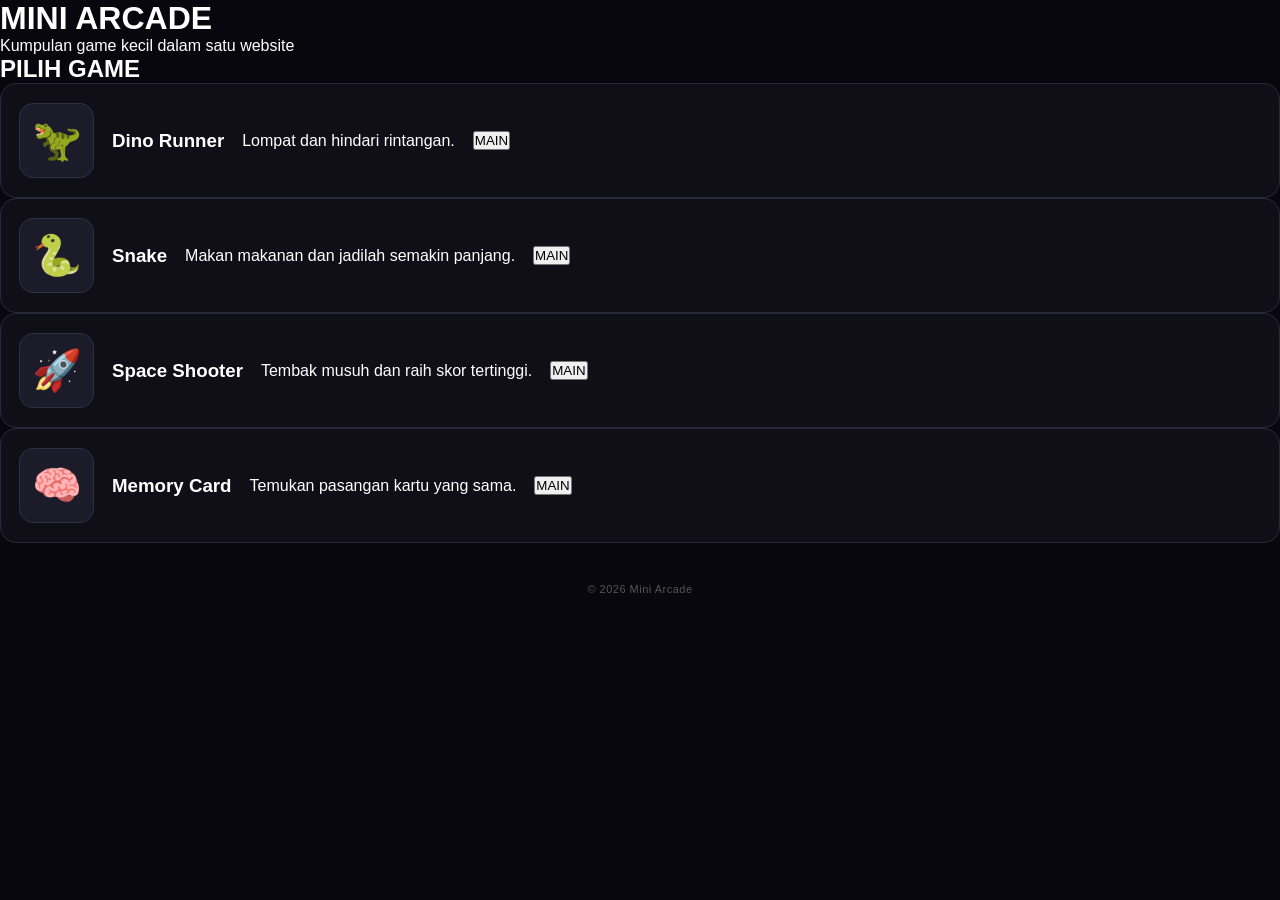
<file: Index.html>
<!DOCTYPE html>
<html lang="id">
<head>
    <meta charset="UTF-8">
    <meta name="viewport" content="width=device-width, initial-scale=1.0">
    <title>Mini Arcade</title>
    <link rel="stylesheet" href="style.css">
</head>

<body>

    <header class="header">
        <h1>MINI ARCADE</h1>
        <p>Kumpulan game kecil dalam satu website</p>
    </header>

    <main class="container">

        <h2>PILIH GAME</h2>

        <div class="game-grid">

            <div class="game-card">
                <div class="game-icon">🦖</div>
                <h3>Dino Runner</h3>
                <p>Lompat dan hindari rintangan.</p>
                <button onclick="openGame('dino')">MAIN</button>
            </div>

            <div class="game-card">
                <div class="game-icon">🐍</div>
                <h3>Snake</h3>
                <p>Makan makanan dan jadilah semakin panjang.</p>
                <button onclick="openGame('snake')">MAIN</button>
            </div>

            <div class="game-card">
                <div class="game-icon">🚀</div>
                <h3>Space Shooter</h3>
                <p>Tembak musuh dan raih skor tertinggi.</p>
                <button onclick="openGame('shooter')">MAIN</button>
            </div>

            <div class="game-card">
                <div class="game-icon">🧠</div>
                <h3>Memory Card</h3>
                <p>Temukan pasangan kartu yang sama.</p>
                <button onclick="openGame('memory')">MAIN</button>
            </div>

        </div>

    </main>

    <footer>
        <p>© 2026 Mini Arcade</p>
    </footer>

    <script src="script.js"></script>
</body>
</html>
</file>
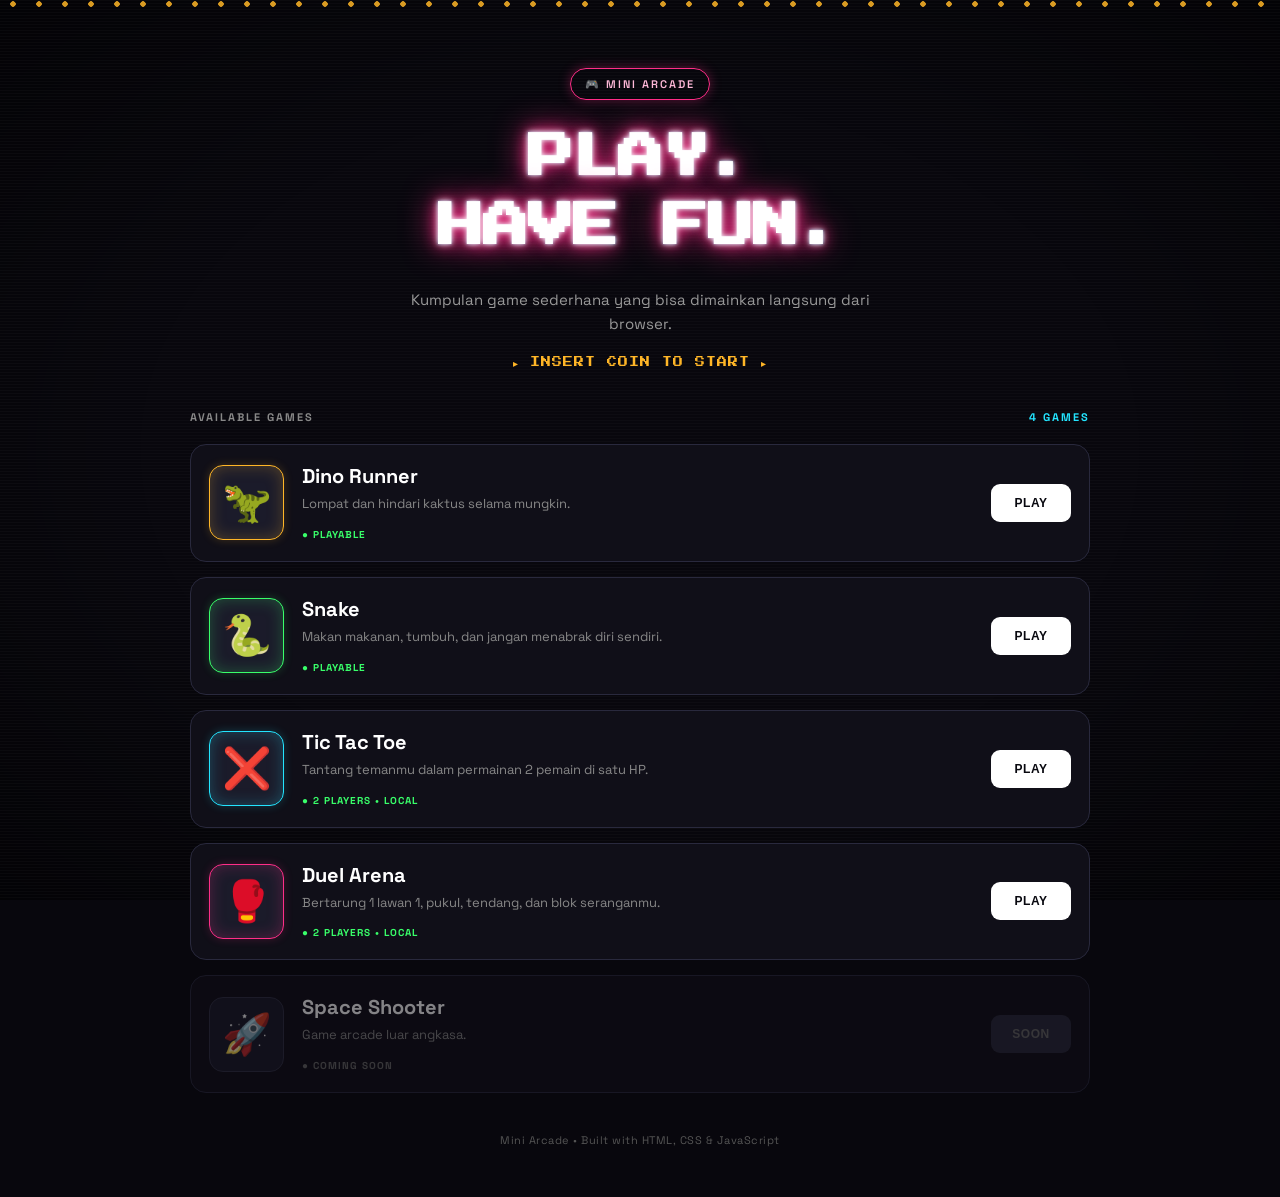
<file: index.html>
<!DOCTYPE html>
<html lang="id">

<head>
    <meta charset="UTF-8">

    <meta
        name="viewport"
        content="width=device-width, initial-scale=1.0"
    >

    <title>Mini Arcade</title>

    <link rel="preconnect" href="https://fonts.googleapis.com">
    <link rel="preconnect" href="https://fonts.gstatic.com" crossorigin>
    <link
        href="https://fonts.googleapis.com/css2?family=Press+Start+2P&family=Space+Grotesk:wght@400;500;700&display=swap"
        rel="stylesheet"
    >

    <link
        rel="stylesheet"
        href="style.css"
    >
</head>

<body>

    <div class="crt-overlay"></div>

    <div class="marquee-lights" aria-hidden="true"></div>

    <main class="arcade">

        <header class="hero">

            <div class="badge">
                🎮 MINI ARCADE
            </div>

            <h1 class="neon-title">
                PLAY.<br>
                HAVE FUN.
            </h1>

            <p>
                Kumpulan game sederhana yang bisa dimainkan
                langsung dari browser.
            </p>

            <p class="insert-coin">
                ▸ INSERT COIN TO START ▸
            </p>

        </header>


        <section class="games">

            <div class="section-title">
                <span>AVAILABLE GAMES</span>
                <span id="game-count">4 GAMES</span>
            </div>


            <!-- DINO -->

            <div class="game-card">

                <div class="game-icon dino-icon">
                    🦖
                </div>

                <div class="game-info">

                    <h2>Dino Runner</h2>

                    <p>
                        Lompat dan hindari kaktus
                        selama mungkin.
                    </p>

                    <span class="status">
                        ● PLAYABLE
                    </span>

                </div>

                <button
                    onclick="openGame('dino')"
                    class="play-button"
                >
                    PLAY
                </button>

            </div>


            <!-- SNAKE -->

            <div class="game-card">

                <div class="game-icon snake-icon">
                    🐍
                </div>

                <div class="game-info">

                    <h2>Snake</h2>

                    <p>
                        Makan makanan, tumbuh,
                        dan jangan menabrak diri sendiri.
                    </p>

                    <span class="status">
                        ● PLAYABLE
                    </span>

                </div>

                <button
                    onclick="openGame('snake')"
                    class="play-button"
                >
                    PLAY
                </button>

            </div>

            <!-- TIC TAC TOE -->

            <div class="game-card">

                <div class="game-icon tictactoe-icon">
                    ❌
                </div>

                <div class="game-info">

                    <h2>Tic Tac Toe</h2>

                    <p>
                        Tantang temanmu dalam permainan
                        2 pemain di satu HP.
                    </p>

                    <span class="status">
                        ● 2 PLAYERS • LOCAL
                    </span>

                </div>

                <button
                    onclick="openGame('tictactoe')"
                    class="play-button"
                >
                    PLAY
                </button>

            </div>


            <!-- DUEL ARENA (FIGHTING) -->

            <div class="game-card">

                <div class="game-icon fighting-icon">
                    🥊
                </div>

                <div class="game-info">

                    <h2>Duel Arena</h2>

                    <p>
                        Bertarung 1 lawan 1, pukul,
                        tendang, dan blok seranganmu.
                    </p>

                    <span class="status">
                        ● 2 PLAYERS • LOCAL
                    </span>

                </div>

                <button
                    onclick="openGame('fighting')"
                    class="play-button"
                >
                    PLAY
                </button>

            </div>


            <!-- COMING SOON -->

            <div class="game-card coming-soon">

                <div class="game-icon">
                    🚀
                </div>

                <div class="game-info">

                    <h2>Space Shooter</h2>

                    <p>
                        Game arcade luar angkasa.
                    </p>

                    <span class="status locked">
                        ● COMING SOON
                    </span>

                </div>

                <button
                    class="play-button disabled"
                    disabled
                >
                    SOON
                </button>

            </div>


        </section>


        <footer>

            <p>
                Mini Arcade • Built with HTML, CSS & JavaScript
            </p>

        </footer>

    </main>


    <script src="script.js"></script>

</body>

    </html>
</file>
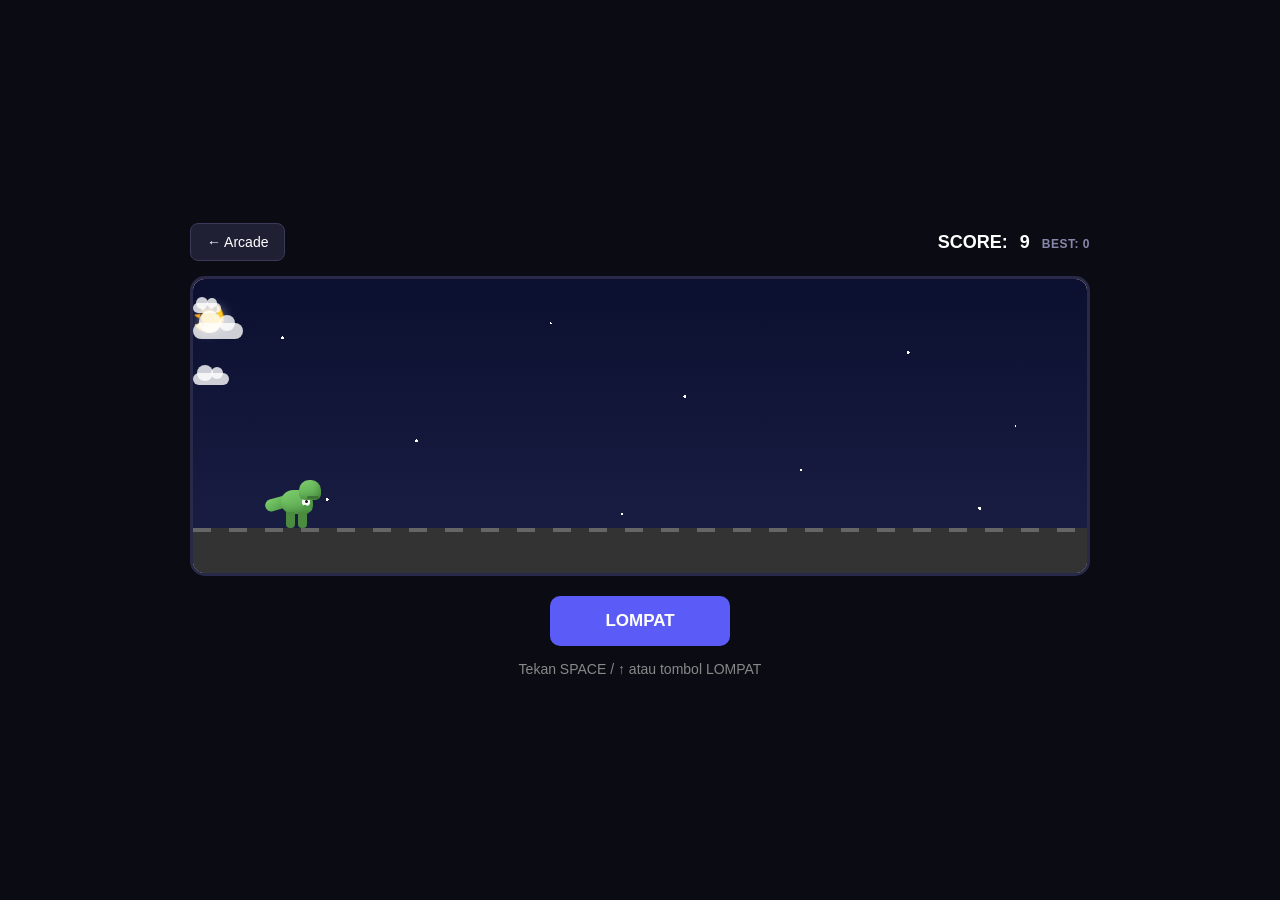
<file: games/dino/index.html>
<!DOCTYPE html>
<html lang="id">
<head>
    <meta charset="UTF-8">
    <meta name="viewport" content="width=device-width, initial-scale=1.0">
    <title>Dino Runner</title>
    <link rel="stylesheet" href="style.css">
</head>

<body>

    <div class="game-container">

        <div class="top-bar">
            <button class="back-button" onclick="goBack()">← Arcade</button>

            <div class="score">
                SCORE: <span id="score">0</span>
                <span class="best">BEST: <span id="best-score">0</span></span>
            </div>
        </div>

        <div id="game">

            <div id="sky"></div>
            <div id="stars"></div>

            <div id="sun" class="celestial">☀️</div>
            <div id="moon" class="celestial">🌙</div>

            <div class="clouds">
                <div class="cloud cloud1"></div>
                <div class="cloud cloud2"></div>
                <div class="cloud cloud3"></div>
            </div>

            <div id="dino" class="dino">
                <div class="dino-inner">
                    <div class="dino-tail"></div>
                    <div class="dino-body">
                        <div class="dino-eye"></div>
                    </div>
                    <div class="dino-head">
                        <div class="dino-mouth"></div>
                    </div>
                    <div class="dino-arm"></div>
                    <div class="dino-leg leg-back"></div>
                    <div class="dino-leg leg-front"></div>
                </div>
            </div>

            <div id="ground"></div>

            <div class="night-tint"></div>

            <div id="game-over">
                <h1>GAME OVER</h1>
                <p>Score: <span id="final-score">0</span></p>
                <p class="new-best" id="new-best">🏆 REKOR BARU!</p>
                <button onclick="restartGame()">MAIN LAGI</button>
            </div>

        </div>

        <div class="controls">
            <button id="jump-button">LOMPAT</button>
        </div>

        <p class="instruction">
            Tekan SPACE / ↑ atau tombol LOMPAT
        </p>

    </div>

    <script src="script.js"></script>

</body>
</html>
</file>
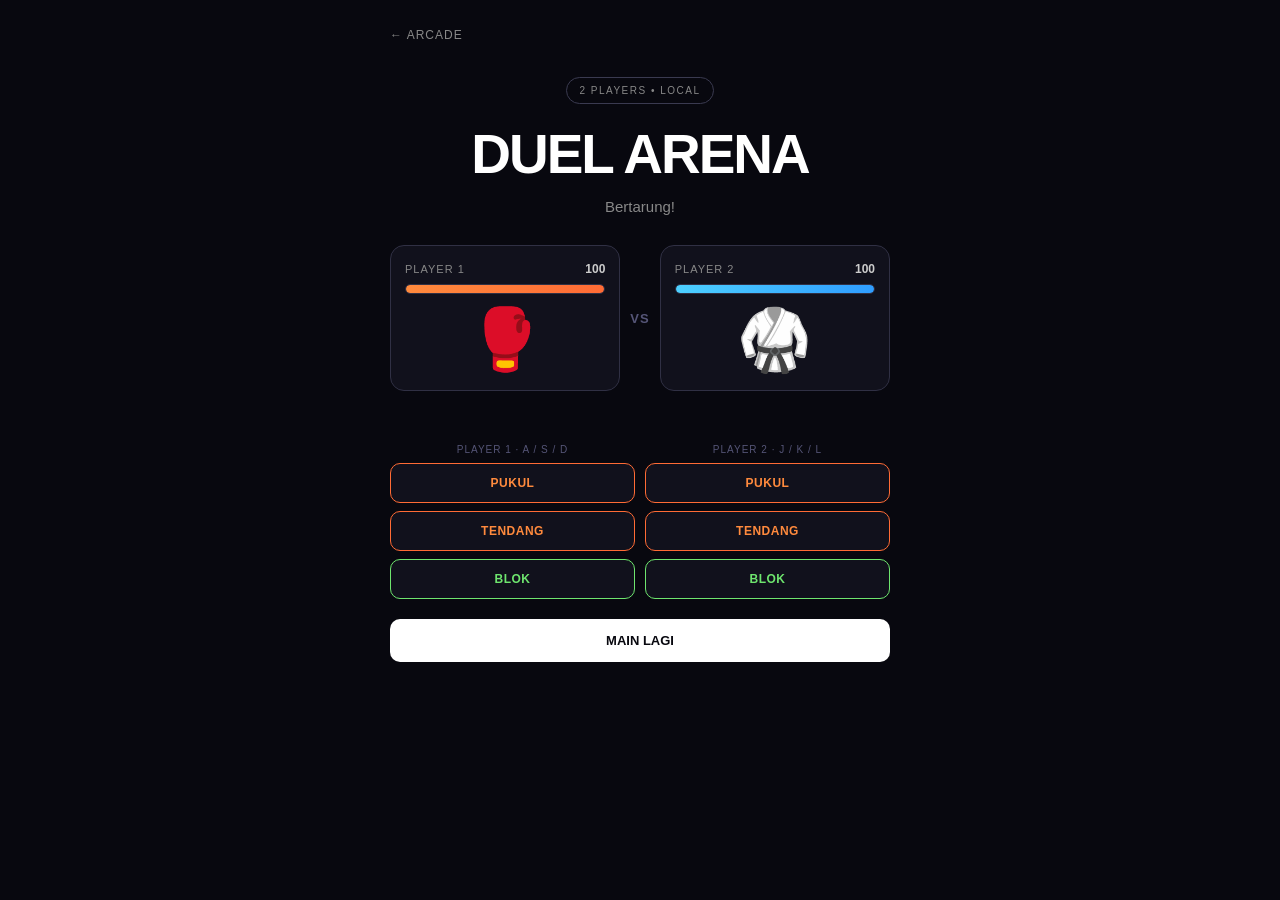
<file: games/fighting/index.html>
<!DOCTYPE html>
<html lang="id">

<head>
    <meta charset="UTF-8">

    <meta
        name="viewport"
        content="width=device-width, initial-scale=1.0"
    >

    <title>Duel Arena - Mini Arcade</title>

    <link
        rel="stylesheet"
        href="style.css"
    >
</head>

<body>

    <main class="game">

        <a
            href="../../index.html"
            class="back-button"
        >
            ← ARCADE
        </a>

        <header>
            <div class="badge">
                2 PLAYERS • LOCAL
            </div>

            <h1>DUEL ARENA</h1>

            <p id="status">
                Bertarung!
            </p>
        </header>


        <section class="arena">

            <div class="fighter" id="fighter1">
                <div class="fighter-top">
                    <span class="fighter-name">PLAYER 1</span>
                    <span class="hp-value" id="hpValue1">100</span>
                </div>
                <div class="hp-bar">
                    <div class="hp-fill p1" id="hpFill1"></div>
                </div>
                <div class="avatar" id="avatar1">🥊</div>
            </div>

            <div class="vs">VS</div>

            <div class="fighter" id="fighter2">
                <div class="fighter-top">
                    <span class="fighter-name">PLAYER 2</span>
                    <span class="hp-value" id="hpValue2">100</span>
                </div>
                <div class="hp-bar">
                    <div class="hp-fill p2" id="hpFill2"></div>
                </div>
                <div class="avatar" id="avatar2">🥋</div>
            </div>

        </section>


        <div class="result" id="result"></div>


        <section class="controls">

            <div class="control-group">
                <span class="control-label">PLAYER 1 · A / S / D</span>
                <div class="buttons">
                    <button class="action-btn punch" data-player="1" data-action="punch">PUKUL</button>
                    <button class="action-btn kick" data-player="1" data-action="kick">TENDANG</button>
                    <button class="action-btn block" data-player="1" data-action="block">BLOK</button>
                </div>
            </div>

            <div class="control-group">
                <span class="control-label">PLAYER 2 · J / K / L</span>
                <div class="buttons">
                    <button class="action-btn punch" data-player="2" data-action="punch">PUKUL</button>
                    <button class="action-btn kick" data-player="2" data-action="kick">TENDANG</button>
                    <button class="action-btn block" data-player="2" data-action="block">BLOK</button>
                </div>
            </div>

        </section>


        <button
            id="restart"
            class="restart-button"
        >
            MAIN LAGI
        </button>

    </main>


    <script src="script.js"></script>

</body>

                      </html>
</file>
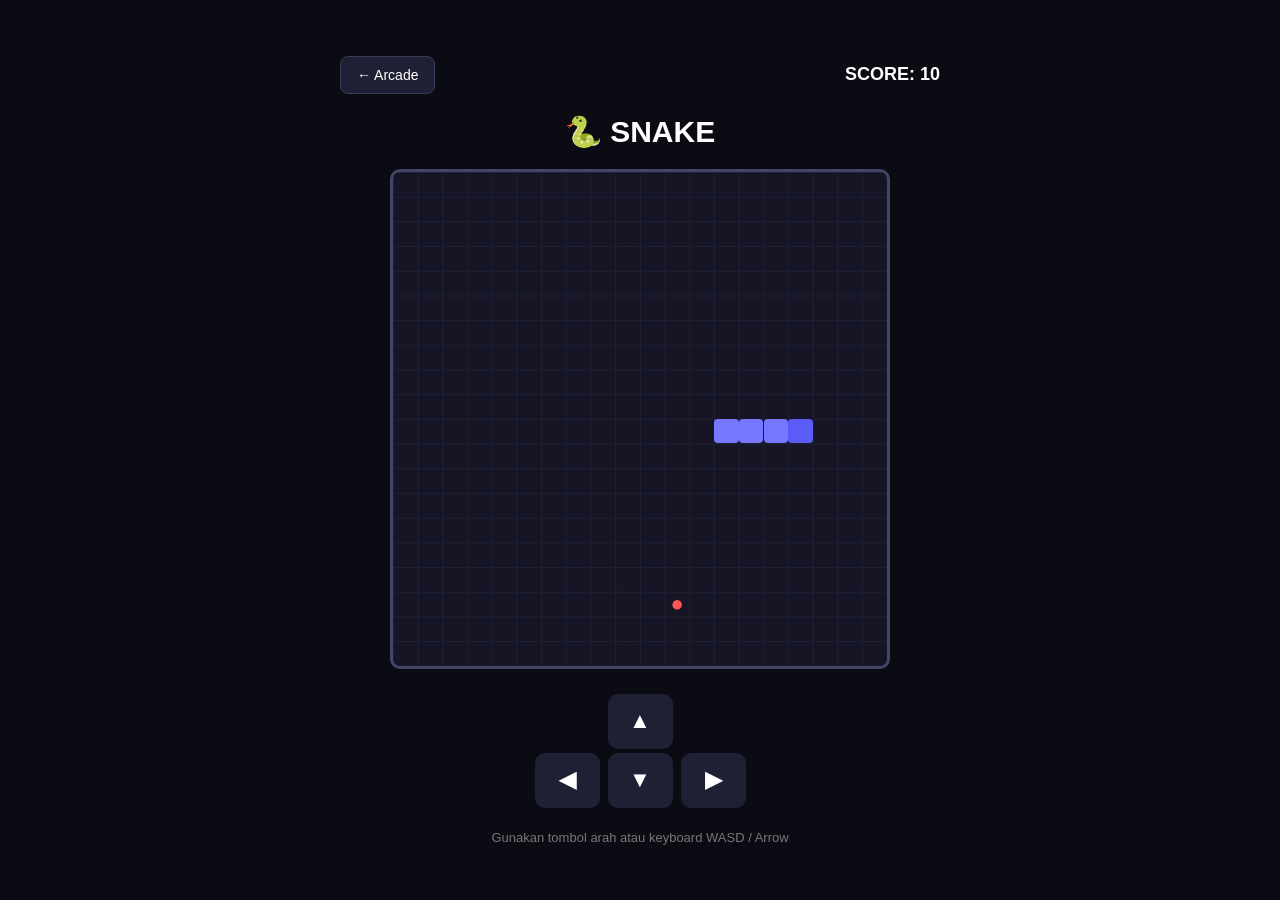
<file: games/snake/index.html>
<!DOCTYPE html>
<html lang="id">
<head>
    <meta charset="UTF-8">
    <meta name="viewport" content="width=device-width, initial-scale=1.0">
    <title>Snake - Mini Arcade</title>
    <link rel="stylesheet" href="style.css">
</head>

<body>

    <div class="game-container">

        <div class="top-bar">
            <button class="back-button" onclick="goBack()">← Arcade</button>

            <div class="score">
                SCORE: <span id="score">0</span>
            </div>
        </div>

        <h1>🐍 SNAKE</h1>

        <div id="game-board">
            <div id="snake"></div>
            <div id="food">●</div>
        </div>

        <div class="controls">

            <button class="control up" onclick="changeDirection('up')">
                ▲
            </button>

            <div class="middle-controls">
                <button onclick="changeDirection('left')">
                    ◀
                </button>

                <button onclick="changeDirection('down')">
                    ▼
                </button>

                <button onclick="changeDirection('right')">
                    ▶
                </button>
            </div>

        </div>

        <div id="game-over">
            <h2>GAME OVER</h2>
            <p>Score: <span id="final-score">0</span></p>

            <button onclick="restartGame()">
                MAIN LAGI
            </button>
        </div>

        <p class="instruction">
            Gunakan tombol arah atau keyboard WASD / Arrow
        </p>

    </div>

    <script src="script.js"></script>

</body>
              </html>
</file>
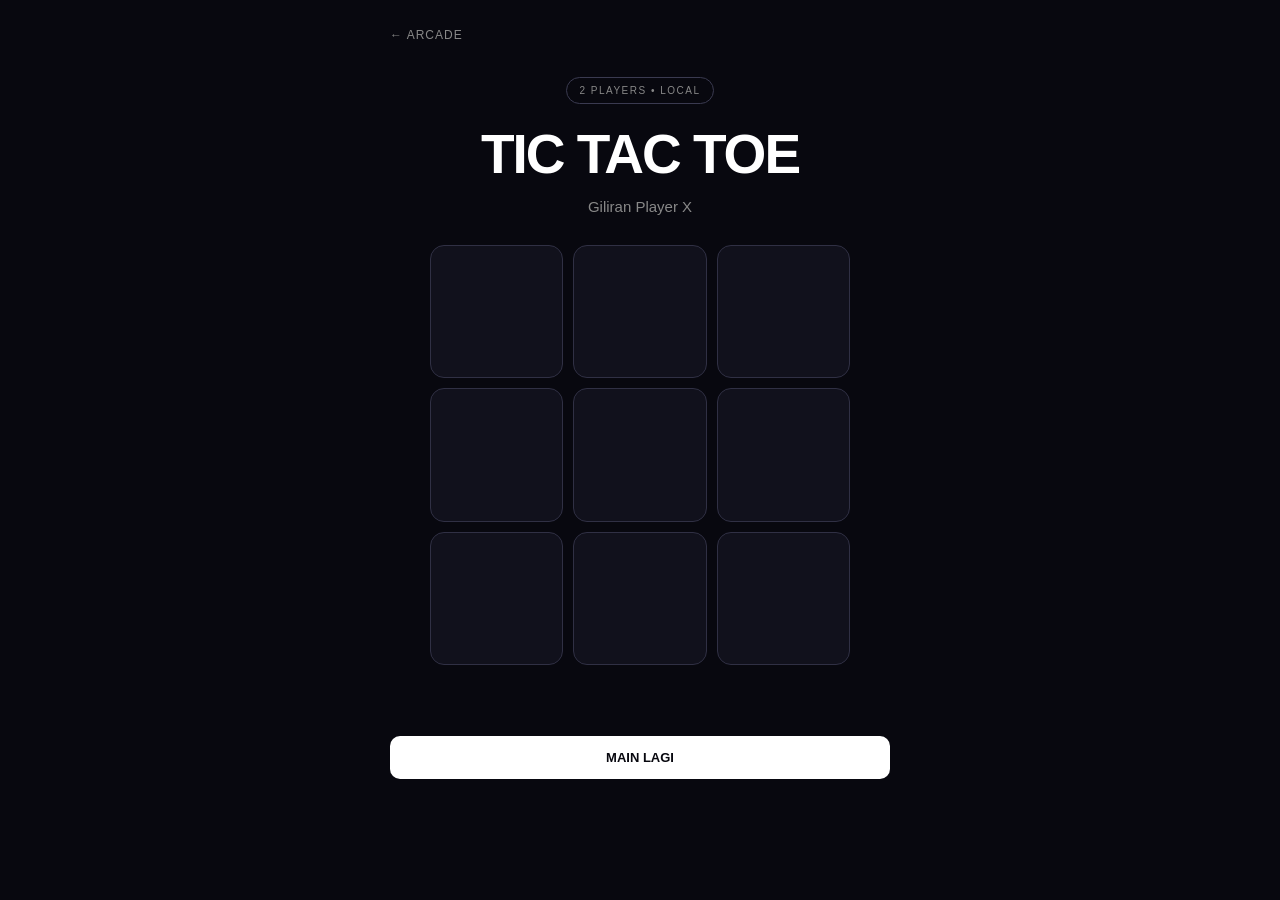
<file: games/tictactoe/index.html>
<!DOCTYPE html>
<html lang="id">

<head>
    <meta charset="UTF-8">

    <meta
        name="viewport"
        content="width=device-width, initial-scale=1.0"
    >

    <title>Tic Tac Toe - Mini Arcade</title>

    <link
        rel="stylesheet"
        href="style.css"
    >
</head>

<body>

    <main class="game">

        <a
            href="../../index.html"
            class="back-button"
        >
            ← ARCADE
        </a>

        <header>
            <div class="badge">
                2 PLAYERS • LOCAL
            </div>

            <h1>TIC TAC TOE</h1>

            <p id="turn">
                Giliran Player X
            </p>
        </header>


        <section class="board" id="board">

    <button class="cell" data-index="0"></button>
    <button class="cell" data-index="1"></button>
    <button class="cell" data-index="2"></button>

    <button class="cell" data-index="3"></button>
    <button class="cell" data-index="4"></button>
    <button class="cell" data-index="5"></button>

    <button class="cell" data-index="6"></button>
    <button class="cell" data-index="7"></button>
    <button class="cell" data-index="8"></button>

        </section>


        <div class="result" id="result"></div>

        <button
            id="restart"
            class="restart-button"
        >
            MAIN LAGI
        </button>

    </main>


    <script src="script.js"></script>

</body>

              </html>
</file>
<file: style.css>
* {
    margin: 0;
    padding: 0;
    box-sizing: border-box;
}

body {
    font-family: 'Space Grotesk', Arial, sans-serif;
    background: #08070d;
    color: white;
    min-height: 100vh;
    position: relative;
    overflow-x: hidden;
}


/* =========================
   CRT / SCREEN TEXTURE
========================= */

.crt-overlay {
    position: fixed;
    inset: 0;

    pointer-events: none;
    z-index: 0;

    background:
        repeating-linear-gradient(
            to bottom,
            rgba(255, 255, 255, 0.025) 0px,
            rgba(255, 255, 255, 0.025) 1px,
            transparent 1px,
            transparent 3px
        ),
        radial-gradient(
            ellipse at center,
            transparent 55%,
            rgba(0, 0, 0, 0.55) 100%
        );
}


/* =========================
   MARQUEE LIGHT STRIP
========================= */

.marquee-lights {
    position: relative;
    z-index: 1;

    height: 8px;
    width: 100%;

    background-image: radial-gradient(
        circle,
        #ffb627 0 2.5px,
        transparent 3px
    );
    background-size: 26px 8px;
    background-repeat: repeat-x;
    background-position: 0 center;

    opacity: 0.85;

    animation: marquee-chase 1.1s steps(4) infinite,
               marquee-color 3.2s linear infinite;
}

@keyframes marquee-chase {
    to { background-position: 26px center; }
}

@keyframes marquee-color {
    0%, 100% {
        background-image: radial-gradient(circle, #ffb627 0 2.5px, transparent 3px);
    }
    50% {
        background-image: radial-gradient(circle, #ff2e88 0 2.5px, transparent 3px);
    }
}


.arcade {
    position: relative;
    z-index: 2;

    width: 92%;
    max-width: 900px;
    margin: 0 auto;
    padding: 35px 0;
}


/* HERO */

.hero {
    text-align: center;
    padding: 25px 10px 40px;
}

.badge {
    display: inline-block;
    padding: 8px 14px;

    border: 1px solid #ff2e88;
    border-radius: 20px;
    box-shadow: 0 0 12px rgba(255, 46, 136, 0.35);

    color: #ffb9d9;
    font-size: 11px;
    letter-spacing: 2px;
    font-weight: 600;

    margin-bottom: 24px;
}

.neon-title {
    font-family: 'Press Start 2P', 'Space Grotesk', monospace;
    font-size: clamp(24px, 6.4vw, 46px);
    line-height: 1.5;
    letter-spacing: -1px;

    margin-bottom: 26px;

    color: #fff;
    text-shadow:
        0 0 6px #fff,
        0 0 16px #ff2e88,
        0 0 34px #ff2e88,
        0 0 3px #23e5ff;

    animation: flicker-in 2.4s ease-out both;
}

@keyframes flicker-in {
    0%   { opacity: 0; text-shadow: none; }
    5%   { opacity: 1; text-shadow: none; }
    8%   { opacity: 0.2; text-shadow: none; }
    12%  { opacity: 1; text-shadow: 0 0 6px #fff, 0 0 16px #ff2e88, 0 0 34px #ff2e88, 0 0 3px #23e5ff; }
    20%  { opacity: 0.3; text-shadow: none; }
    24%  { opacity: 1; text-shadow: 0 0 6px #fff, 0 0 16px #ff2e88, 0 0 34px #ff2e88, 0 0 3px #23e5ff; }
    100% { opacity: 1; text-shadow: 0 0 6px #fff, 0 0 16px #ff2e88, 0 0 34px #ff2e88, 0 0 3px #23e5ff; }
}

.hero p {
    max-width: 520px;
    margin: 0 auto;
    color: #999;
    line-height: 1.6;
    font-size: 15px;
}

.insert-coin {
    margin-top: 18px !important;

    font-family: 'Press Start 2P', monospace;
    font-size: 10px !important;
    letter-spacing: 1px;

    color: #ffb627 !important;

    animation: blink 1.3s steps(1) infinite;
}

@keyframes blink {
    50% { opacity: 0.15; }
}


/* GAME SECTION */

.games {
    display: flex;
    flex-direction: column;
    gap: 15px;
}

.section-title {
    display: flex;
    justify-content: space-between;
    align-items: center;
    margin-bottom: 5px;

    font-family: 'Space Grotesk', monospace;
    color: #888;
    font-size: 11px;
    font-weight: 700;
    letter-spacing: 2px;
}

.section-title span:last-child {
    color: #23e5ff;
}


/* GAME CARD */

.game-card {
    display: flex;
    align-items: center;
    gap: 18px;

    width: 100%;
    min-height: 115px;

    padding: 18px;

    background: #100f18;
    border: 1px solid #29293d;
    border-radius: 16px;

    transition: transform 0.2s, border-color 0.2s, box-shadow 0.2s;
}

.game-card:hover {
    transform: translateY(-3px);
    border-color: #555577;
    box-shadow: 0 8px 24px rgba(0, 0, 0, 0.4);
}


/* ICON */

.game-icon {
    width: 75px;
    height: 75px;

    flex-shrink: 0;

    display: flex;
    align-items: center;
    justify-content: center;

    background: #1b1b2a;
    border: 1px solid #303044;
    border-radius: 14px;

    font-size: 40px;
}

.dino-icon {
    border-color: #ffb627;
    box-shadow: 0 0 16px rgba(255, 182, 39, 0.25) inset, 0 0 10px rgba(255, 182, 39, 0.2);
}

.snake-icon {
    border-color: #39ff6a;
    box-shadow: 0 0 16px rgba(57, 255, 106, 0.25) inset, 0 0 10px rgba(57, 255, 106, 0.2);
}

.tictactoe-icon {
    border-color: #23e5ff;
    box-shadow: 0 0 16px rgba(35, 229, 255, 0.25) inset, 0 0 10px rgba(35, 229, 255, 0.2);
}

.fighting-icon {
    border-color: #ff2e88;
    box-shadow: 0 0 16px rgba(255, 46, 136, 0.25) inset, 0 0 10px rgba(255, 46, 136, 0.2);
}


/* INFO */

.game-info {
    flex: 1;
    min-width: 0;
}

.game-info h2 {
    font-size: 20px;
    margin-bottom: 6px;
}

.game-info p {
    color: #888;
    font-size: 13px;
    line-height: 1.45;
    margin-bottom: 8px;
}

.status {
    font-family: 'Space Grotesk', monospace;
    color: #39ff6a;
    font-size: 10px;
    font-weight: bold;
    letter-spacing: 1px;
}

.status.locked {
    color: #666;
}


/* BUTTON */

.play-button {
    flex-shrink: 0;

    min-width: 80px;

    padding: 12px 18px;

    border: none;
    border-radius: 9px;

    background: white;
    color: #08080f;

    font-size: 12px;
    font-weight: bold;
    letter-spacing: 0.5px;

    cursor: pointer;

    transition: 0.2s;
}

.play-button:hover {
    transform: scale(1.05);
    box-shadow: 0 0 14px rgba(255, 255, 255, 0.35);
}

.play-button:active {
    transform: scale(0.95);
}

.play-button.disabled {
    background: #29293a;
    color: #666;
    cursor: not-allowed;
}

.play-button.disabled:hover {
    box-shadow: none;
}


/* COMING SOON */

.coming-soon {
    opacity: 0.5;
}


/* FOOTER */

footer {
    text-align: center;
    padding: 40px 10px 15px;

    color: #555;
    font-size: 11px;
    letter-spacing: 0.5px;
}


/* =========================
   REDUCED MOTION
========================= */

@media (prefers-reduced-motion: reduce) {
    .marquee-lights,
    .neon-title,
    .insert-coin {
        animation: none !important;
    }

    .neon-title {
        opacity: 1;
    }
}


/* =========================
   MOBILE
========================= */

@media (max-width: 600px) {

    .arcade {
        width: 94%;
        padding: 25px 0;
    }

    .hero {
        padding: 20px 5px 30px;
    }

    .neon-title {
        font-size: 26px;
        line-height: 1.6;
    }

    .hero p {
        font-size: 13px;
    }

    .game-card {
        display: grid;
        grid-template-columns: 60px 1fr;
        gap: 12px;

        padding: 14px;

        min-height: 0;
    }

    .game-icon {
        width: 60px;
        height: 60px;

        grid-row: span 2;

        font-size: 30px;
    }

    .game-info h2 {
        font-size: 17px;
    }

    .game-info p {
        font-size: 12px;
    }

    .status {
        font-size: 9px;
    }

    .play-button {
        grid-column: 1 / -1;

        width: 100%;
        padding: 11px;

        margin-top: 2px;
    }

    .section-title {
        font-size: 10px;
    }
    }
</file>
<file: games/dino/style.css>
* {
    margin: 0;
    padding: 0;
    box-sizing: border-box;
}

body {
    font-family: Arial, sans-serif;
    background: #0b0b14;
    color: white;
    min-height: 100vh;
    display: flex;
    justify-content: center;
    align-items: center;
}

.game-container {
    width: 95%;
    max-width: 900px;
    text-align: center;
}

.top-bar {
    display: flex;
    justify-content: space-between;
    align-items: center;
    margin-bottom: 15px;
}

.back-button {
    background: #202035;
    color: white;
    border: 1px solid #3a3a5a;
    padding: 10px 16px;
    border-radius: 8px;
    cursor: pointer;
    font-size: 14px;
}

.score {
    font-size: 18px;
    font-weight: bold;
    display: flex;
    align-items: baseline;
    gap: 12px;
}

.score .best {
    font-size: 12px;
    font-weight: 600;
    color: #8888aa;
    letter-spacing: 0.5px;
}


/* =========================
   GAME STAGE
========================= */

#game {
    position: relative;
    width: 100%;
    height: 300px;
    border-radius: 15px;
    overflow: hidden;
    border: 3px solid #29294a;
    isolation: isolate;
}


/* SKY + DAY/NIGHT CYCLE */

#sky {
    position: absolute;
    inset: 0;
    z-index: 0;
    background: linear-gradient(180deg, #8ed1f7 0%, #eaf7ff 100%);
}

#sky::before,
#sky::after {
    content: "";
    position: absolute;
    inset: 0;
}

#sky::before {
    /* sunset / sunrise glow */
    background: linear-gradient(180deg, #ff9a5a 0%, #ffd39a 100%);
    animation: sunset-glow 36s linear infinite;
}

#sky::after {
    /* deep night */
    background: linear-gradient(180deg, #0b1030 0%, #1b1f45 100%);
    animation: night-fall 36s linear infinite;
}

@keyframes sunset-glow {
    0%, 15% { opacity: 0; }
    22%     { opacity: 1; }
    30%     { opacity: 0.3; }
    38%, 62%{ opacity: 0; }
    70%     { opacity: 0.3; }
    78%     { opacity: 1; }
    85%, 100% { opacity: 0; }
}

@keyframes night-fall {
    0%, 20% { opacity: 0; }
    35%     { opacity: 1; }
    65%     { opacity: 1; }
    80%, 100% { opacity: 0; }
}

#stars {
    position: absolute;
    inset: 0;
    z-index: 1;

    background-image:
        radial-gradient(1.5px 1.5px at 10% 20%, #fff 100%, transparent),
        radial-gradient(1.5px 1.5px at 25% 55%, #fff 100%, transparent),
        radial-gradient(1px 1px at 40% 15%, #fff 100%, transparent),
        radial-gradient(1.5px 1.5px at 55% 40%, #fff 100%, transparent),
        radial-gradient(1px 1px at 68% 65%, #fff 100%, transparent),
        radial-gradient(1.5px 1.5px at 80% 25%, #fff 100%, transparent),
        radial-gradient(1px 1px at 92% 50%, #fff 100%, transparent),
        radial-gradient(1.5px 1.5px at 15% 75%, #fff 100%, transparent),
        radial-gradient(1px 1px at 48% 80%, #fff 100%, transparent),
        radial-gradient(1.5px 1.5px at 88% 78%, #fff 100%, transparent);
    background-repeat: no-repeat;

    animation: night-fall 36s linear infinite;
}

.celestial {
    position: absolute;
    top: 8%;
    font-size: 26px;
    z-index: 1;
    filter: drop-shadow(0 0 6px rgba(255, 255, 255, 0.4));
}

#sun {
    animation:
        sun-move 36s linear infinite,
        sun-opacity 36s linear infinite;
}

#moon {
    animation:
        moon-move 36s linear infinite,
        moon-opacity 36s linear infinite;
}

@keyframes sun-move {
    0%   { left: -8%; }
    22%  { left: 92%; }
    100% { left: 92%; }
}

@keyframes sun-opacity {
    0%, 20% { opacity: 1; }
    26%     { opacity: 0; }
    74%     { opacity: 0; }
    80%     { left: -8%; opacity: 1; }
    100%    { opacity: 1; }
}

@keyframes moon-move {
    0%, 24%  { left: -8%; }
    50%      { left: 92%; }
    76%, 100%{ left: 92%; }
}

@keyframes moon-opacity {
    0%, 24% { opacity: 0; }
    30%     { opacity: 1; }
    70%     { opacity: 1; }
    76%     { opacity: 0; }
    100%    { opacity: 0; }
}


/* NIGHT TINT OVER GAMEPLAY LAYER */

.night-tint {
    position: absolute;
    inset: 0;
    z-index: 6;
    background: #0a0a20;
    opacity: 0;
    pointer-events: none;
    animation: tint-cycle 36s linear infinite;
}

@keyframes tint-cycle {
    0%, 20% { opacity: 0; }
    35%     { opacity: 0.4; }
    65%     { opacity: 0.4; }
    80%, 100% { opacity: 0; }
}


/* CLOUDS */

.clouds {
    position: absolute;
    inset: 0;
    z-index: 1;
    overflow: hidden;
}

.cloud {
    position: absolute;
    background: rgba(255, 255, 255, 0.8);
    border-radius: 50px;
}

.cloud::before,
.cloud::after {
    content: "";
    position: absolute;
    background: inherit;
    border-radius: 50%;
}

.cloud1 {
    width: 50px;
    height: 16px;
    top: 15%;
    animation: drift 22s linear infinite;
}

.cloud1::before { width: 22px; height: 22px; top: -12px; left: 6px; }
.cloud1::after  { width: 16px; height: 16px; top: -8px; left: 26px; }

.cloud2 {
    width: 36px;
    height: 12px;
    top: 32%;
    animation: drift 16s linear infinite;
    animation-delay: -6s;
}

.cloud2::before { width: 16px; height: 16px; top: -8px; left: 4px; }
.cloud2::after  { width: 12px; height: 12px; top: -6px; left: 18px; }

.cloud3 {
    width: 28px;
    height: 10px;
    top: 8%;
    animation: drift 28s linear infinite;
    animation-delay: -14s;
}

.cloud3::before { width: 12px; height: 12px; top: -6px; left: 3px; }
.cloud3::after  { width: 10px; height: 10px; top: -5px; left: 14px; }

@keyframes drift {
    from { left: 110%; }
    to   { left: -20%; }
}


/* GROUND */

#ground {
    position: absolute;
    left: 0;
    bottom: 0;
    width: 100%;
    height: 45px;
    background: #333;
    z-index: 3;
}

#ground::before {
    content: "";
    position: absolute;
    top: 0;
    left: 0;
    width: 200%;
    height: 4px;
    background-image: repeating-linear-gradient(
        90deg,
        #666 0px,
        #666 18px,
        transparent 18px,
        transparent 36px
    );
    animation: ground-scroll var(--ground-duration, 0.6s) linear infinite;
}

@keyframes ground-scroll {
    from { transform: translateX(0); }
    to   { transform: translateX(-36px); }
}


/* =========================
   DINO
========================= */

#dino {
    position: absolute;
    left: 80px;
    bottom: 45px;
    width: 56px;
    height: 58px;
    z-index: 7;
    will-change: transform;
}

.dino-inner {
    position: relative;
    width: 100%;
    height: 100%;
    transform-origin: bottom center;
}

.dino-body {
    position: absolute;
    left: 8px;
    bottom: 14px;
    width: 32px;
    height: 24px;
    background: linear-gradient(160deg, #7fd06f, #4f9c46);
    border-radius: 14px 16px 10px 14px;
    box-shadow: inset -4px -4px 6px rgba(0, 0, 0, 0.15);
}

.dino-head {
    position: absolute;
    left: 26px;
    bottom: 28px;
    width: 22px;
    height: 20px;
    background: linear-gradient(160deg, #7fd06f, #4f9c46);
    border-radius: 10px 10px 6px 6px;
    box-shadow: inset -3px -3px 5px rgba(0, 0, 0, 0.15);
}

.dino-eye {
    position: absolute;
    top: 8px;
    left: 21px;
    width: 8px;
    height: 8px;
    background: #fff;
    border-radius: 50%;
}

.dino-eye::after {
    content: "";
    position: absolute;
    top: 2px;
    left: 3px;
    width: 3px;
    height: 3px;
    background: #1a1a1a;
    border-radius: 50%;
}

.dino-mouth {
    position: absolute;
    bottom: 1px;
    left: 8px;
    width: 12px;
    height: 3px;
    background: #3c7535;
    border-radius: 2px;
}

.dino-tail {
    position: absolute;
    left: -8px;
    bottom: 18px;
    width: 22px;
    height: 12px;
    background: linear-gradient(160deg, #7fd06f, #4f9c46);
    border-radius: 10px 3px 3px 10px;
    transform: rotate(-16deg);
    z-index: -1;
}

.dino-arm {
    position: absolute;
    left: 30px;
    bottom: 18px;
    width: 9px;
    height: 4px;
    background: #4f9c46;
    border-radius: 2px;
    transform: rotate(25deg);
}

.dino-leg {
    position: absolute;
    bottom: 0;
    width: 9px;
    height: 16px;
    background: #4a8b40;
    border-radius: 0 0 4px 4px;
    transform-origin: top center;
}

.leg-back  { left: 13px; }
.leg-front { left: 25px; }


/* running animation */

.dino-inner.running .leg-back {
    animation: leg-swing-a var(--leg-duration, 0.26s) linear infinite;
}

.dino-inner.running .leg-front {
    animation: leg-swing-b var(--leg-duration, 0.26s) linear infinite;
}

.dino-inner.running .dino-body,
.dino-inner.running .dino-head {
    animation: body-bob var(--leg-duration, 0.26s) linear infinite;
}

@keyframes leg-swing-a {
    0%, 100% { transform: rotate(-24deg); }
    50%      { transform: rotate(24deg); }
}

@keyframes leg-swing-b {
    0%, 100% { transform: rotate(24deg); }
    50%      { transform: rotate(-24deg); }
}

@keyframes body-bob {
    0%, 100% { transform: translateY(0); }
    50%      { transform: translateY(-2px); }
}

/* jumping: freeze legs mid-swing, tuck slightly */

.dino-inner.jumping .dino-leg {
    animation-play-state: paused !important;
    transform: rotate(10deg);
}

.dino-inner.jumping .dino-body,
.dino-inner.jumping .dino-head {
    animation-play-state: paused !important;
}

/* landing squash & stretch */

.dino-inner.landing {
    animation: squash 0.16s ease;
}

@keyframes squash {
    0%   { transform: scaleY(0.78) scaleY(1); }
    55%  { transform: scaleY(1.1); }
    100% { transform: scaleY(1); }
}


/* =========================
   CACTUS (created via JS)
========================= */

.cactus {
    position: absolute;
    bottom: 42px;
    z-index: 5;
}

.cactus-body {
    position: relative;
    background: linear-gradient(160deg, #4fae52, #2f7d38);
    border-radius: 6px;
    box-shadow: inset -2px -2px 4px rgba(0, 0, 0, 0.2);
}

.cactus-arm {
    position: absolute;
    background: linear-gradient(160deg, #4fae52, #2f7d38);
    border-radius: 5px;
}


/* GAME OVER */

#game-over {
    position: absolute;
    inset: 0;
    background: rgba(0, 0, 0, 0.75);
    display: none;
    flex-direction: column;
    justify-content: center;
    align-items: center;
    z-index: 10;
}

#game-over h1 {
    font-size: 35px;
    margin-bottom: 10px;
}

#game-over p {
    margin-bottom: 8px;
}

.new-best {
    color: #ffd166;
    font-weight: bold;
    display: none;
}

#game-over button {
    background: #5b5bf7;
    color: white;
    border: none;
    padding: 12px 25px;
    border-radius: 8px;
    font-size: 16px;
    font-weight: bold;
    cursor: pointer;
    margin-top: 12px;
}


/* CONTROLS */

.controls {
    margin-top: 20px;
}

#jump-button {
    width: 180px;
    padding: 15px;
    border: none;
    border-radius: 10px;
    background: #5b5bf7;
    color: white;
    font-size: 17px;
    font-weight: bold;
    cursor: pointer;
    touch-action: manipulation;
}

#jump-button:active {
    transform: scale(0.95);
}

.instruction {
    margin-top: 15px;
    color: #888;
    font-size: 14px;
}


/* =========================
   MOBILE
========================= */

@media (max-width: 600px) {

    #game {
        height: 250px;
    }

    #dino {
        left: 40px;
        width: 46px;
        height: 48px;
        transform-origin: bottom center;
    }

    .dino-body { width: 26px; height: 20px; left: 7px; bottom: 12px; }
    .dino-head { width: 18px; height: 16px; left: 21px; bottom: 23px; }
    .dino-eye  { left: 17px; top: 6px; width: 6px; height: 6px; }
    .dino-tail { width: 18px; height: 10px; left: -6px; bottom: 15px; }
    .dino-arm  { left: 24px; bottom: 15px; }
    .dino-leg  { width: 7px; height: 13px; }
    .leg-back  { left: 10px; }
    .leg-front { left: 20px; }

    .top-bar {
        margin-bottom: 10px;
    }

    .score {
        font-size: 15px;
    }

    .score .best {
        font-size: 10px;
    }

    #jump-button {
        width: 160px;
    }

    .celestial {
        font-size: 20px;
    }
}


/* =========================
   REDUCED MOTION
========================= */

@media (prefers-reduced-motion: reduce) {
    #sky::before,
    #sky::after,
    #stars,
    #sun,
    #moon,
    .cloud,
    .night-tint,
    #ground::before {
        animation: none !important;
    }
}
</file>
<file: games/fighting/style.css>
* {
    margin: 0;
    padding: 0;
    box-sizing: border-box;
}

body {
    font-family: Arial, sans-serif;
    background: #08080f;
    color: white;
    min-height: 100vh;
}

.game {
    width: 92%;
    max-width: 500px;
    margin: auto;
    padding: 25px 0;
}


/* BACK BUTTON */

.back-button {
    display: inline-block;

    color: #888;
    text-decoration: none;

    font-size: 12px;
    letter-spacing: 1px;

    margin-bottom: 35px;

    transition: 0.2s;
}

.back-button:hover {
    color: white;
}


/* HEADER */

header {
    text-align: center;
    margin-bottom: 30px;
}

.badge {
    display: inline-block;

    padding: 7px 12px;

    border: 1px solid #3a3a50;
    border-radius: 20px;

    color: #888;

    font-size: 10px;
    letter-spacing: 1.5px;

    margin-bottom: 18px;
}

h1 {
    font-size: clamp(35px, 10vw, 55px);
    letter-spacing: -2px;
    margin-bottom: 12px;
}

#status {
    color: #888;
    font-size: 15px;
}


/* ARENA */

.arena {
    display: flex;
    align-items: center;
    gap: 10px;

    margin-bottom: 10px;
}

.fighter {
    flex: 1;
    min-width: 0;

    background: #11111c;
    border: 1px solid #303044;
    border-radius: 14px;

    padding: 16px 14px 20px;

    text-align: center;

    transition: 0.15s;
}

.fighter-top {
    display: flex;
    justify-content: space-between;
    align-items: baseline;

    margin-bottom: 8px;
}

.fighter-name {
    font-size: 11px;
    letter-spacing: 1px;
    color: #888;
}

.hp-value {
    font-size: 12px;
    font-weight: bold;
    color: #ccc;
}

.hp-bar {
    width: 100%;
    height: 10px;

    background: #1c1c2b;
    border: 1px solid #303044;
    border-radius: 20px;

    overflow: hidden;

    margin-bottom: 16px;
}

.hp-fill {
    height: 100%;
    width: 100%;

    border-radius: 20px;

    transition: width 0.25s ease;
}

.hp-fill.p1 {
    background: linear-gradient(90deg, #ff8a3d, #ff6b35);
}

.hp-fill.p2 {
    background: linear-gradient(90deg, #4dd0ff, #2f9dff);
}

.avatar {
    font-size: clamp(38px, 12vw, 60px);
    line-height: 1;

    transition: transform 0.15s;
}

.fighter.hit .avatar {
    animation: shake 0.25s;
}

.fighter.blocked-hit {
    animation: block-flash 0.3s;
}

.fighter.blocked-hit .avatar {
    animation: block-nudge 0.3s;
}

@keyframes block-flash {
    0% { box-shadow: 0 0 0 1px #6ee56e inset; }
    40% { box-shadow: 0 0 18px 2px #6ee56e inset, 0 0 14px rgba(110, 229, 110, 0.6); }
    100% { box-shadow: 0 0 0 1px #6ee56e inset; }
}

@keyframes block-nudge {
    0% { transform: translateX(0); }
    50% { transform: translateX(-3px); }
    100% { transform: translateX(0); }
}

.fighter.blocking {
    border-color: #6ee56e;
    box-shadow: 0 0 0 1px #6ee56e inset;
}

.fighter.ko .avatar {
    opacity: 0.3;
    filter: grayscale(1);
}

@keyframes shake {
    0% { transform: translateX(0); }
    25% { transform: translateX(-6px) rotate(-4deg); }
    50% { transform: translateX(6px) rotate(4deg); }
    75% { transform: translateX(-3px); }
    100% { transform: translateX(0); }
}

.vs {
    font-size: 13px;
    font-weight: bold;
    color: #555577;
    letter-spacing: 1px;
}


/* RESULT */

.result {
    text-align: center;

    min-height: 28px;

    margin-bottom: 10px;

    color: #6ee56e;

    font-size: 17px;
    font-weight: bold;
}


/* CONTROLS */

.controls {
    display: flex;
    gap: 10px;

    margin-top: 15px;
}

.control-group {
    flex: 1;
    min-width: 0;
}

.control-label {
    display: block;

    text-align: center;

    font-size: 10px;
    letter-spacing: 1px;
    color: #555577;

    margin-bottom: 8px;
}

.buttons {
    display: flex;
    flex-direction: column;
    gap: 8px;
}

.action-btn {
    border: 1px solid #303044;
    border-radius: 10px;

    background: #11111c;
    color: white;

    font-size: 12px;
    font-weight: bold;
    letter-spacing: 0.5px;

    padding: 12px 6px;

    cursor: pointer;

    transition: 0.15s;

    -webkit-tap-highlight-color: transparent;
}

.action-btn:hover {
    background: #191927;
    border-color: #555577;
}

.action-btn:active {
    transform: scale(0.96);
}

.action-btn.punch {
    border-color: #ff6b35;
    color: #ff8a3d;
}

.action-btn.kick {
    border-color: #ff6b35;
    color: #ff8a3d;
}

.action-btn.block {
    border-color: #6ee56e;
    color: #6ee56e;
}

.action-btn:disabled {
    opacity: 0.3;
    cursor: not-allowed;
    transform: none;
}


/* RESTART */

.restart-button {
    display: block;

    width: 100%;

    margin-top: 20px;

    padding: 14px;

    border: none;
    border-radius: 10px;

    background: white;
    color: #08080f;

    font-size: 13px;
    font-weight: bold;

    cursor: pointer;

    transition: 0.2s;
}

.restart-button:hover {
    transform: scale(1.02);
}

.restart-button:active {
    transform: scale(0.98);
}


/* MOBILE */

@media (max-width: 600px) {

    .game {
        width: 90%;
        padding-top: 20px;
    }

    .back-button {
        margin-bottom: 25px;
    }

    header {
        margin-bottom: 25px;
    }

    .fighter {
        padding: 12px 8px 16px;
    }

    .action-btn {
        font-size: 10.5px;
        padding: 10px 4px;
    }
        }
</file>
<file: games/snake/style.css>
* {
    margin: 0;
    padding: 0;
    box-sizing: border-box;
}

body {
    font-family: Arial, sans-serif;
    background: #0b0b14;
    color: white;
    min-height: 100vh;
    display: flex;
    justify-content: center;
    align-items: center;
}

.game-container {
    width: 95%;
    max-width: 600px;
    text-align: center;
}

.top-bar {
    display: flex;
    justify-content: space-between;
    align-items: center;
    margin-bottom: 20px;
}

.back-button {
    background: #202035;
    color: white;
    border: 1px solid #3a3a5a;
    padding: 10px 16px;
    border-radius: 8px;
    cursor: pointer;
    font-size: 14px;
}

.score {
    font-size: 18px;
    font-weight: bold;
}

h1 {
    margin-bottom: 20px;
    font-size: 30px;
}

#game-board {
    position: relative;
    width: min(90vw, 500px);
    height: min(90vw, 500px);
    margin: auto;
    background: #151525;
    border: 3px solid #444466;
    border-radius: 10px;
    overflow: hidden;

    background-image:
        linear-gradient(#202035 1px, transparent 1px),
        linear-gradient(90deg, #202035 1px, transparent 1px);

    background-size: 5% 5%;
}

#snake {
    position: absolute;
    width: 5%;
    height: 5%;
    background: #5b5bf7;
    border-radius: 4px;
}

.snake-segment {
    position: absolute;
    width: 5%;
    height: 5%;
    background: #7777ff;
    border-radius: 4px;
}

#food {
    position: absolute;
    width: 5%;
    height: 5%;
    color: #ff5555;
    font-size: 22px;
    line-height: 100%;
    display: flex;
    justify-content: center;
    align-items: center;
}

.controls {
    margin-top: 25px;
}

.controls button {
    width: 65px;
    height: 55px;
    margin: 4px;
    border: none;
    border-radius: 10px;
    background: #202035;
    color: white;
    font-size: 22px;
    font-weight: bold;
    cursor: pointer;
    touch-action: manipulation;
}

.controls button:active {
    transform: scale(0.92);
    background: #5b5bf7;
}

.middle-controls {
    display: flex;
    justify-content: center;
}

.up {
    display: block;
    margin: auto !important;
}

#game-over {
    position: fixed;
    inset: 0;
    background: rgba(0, 0, 0, 0.8);
    display: none;
    flex-direction: column;
    justify-content: center;
    align-items: center;
    z-index: 10;
}

#game-over h2 {
    font-size: 36px;
    margin-bottom: 10px;
}

#game-over p {
    margin-bottom: 20px;
}

#game-over button {
    background: #5b5bf7;
    color: white;
    border: none;
    padding: 13px 25px;
    border-radius: 8px;
    font-size: 16px;
    font-weight: bold;
    cursor: pointer;
}

.instruction {
    margin-top: 18px;
    color: #777;
    font-size: 13px;
}

@media (max-width: 500px) {

    .game-container {
        width: 94%;
    }

    h1 {
        font-size: 25px;
    }

    .score {
        font-size: 15px;
    }

    .controls button {
        width: 60px;
        height: 50px;
    }
  }
</file>
<file: games/tictactoe/style.css>
* {
    margin: 0;
    padding: 0;
    box-sizing: border-box;
}

body {
    font-family: Arial, sans-serif;
    background: #08080f;
    color: white;
    min-height: 100vh;
}

.game {
    width: 92%;
    max-width: 500px;
    margin: auto;
    padding: 25px 0;
}


/* BACK BUTTON */

.back-button {
    display: inline-block;

    color: #888;
    text-decoration: none;

    font-size: 12px;
    letter-spacing: 1px;

    margin-bottom: 35px;

    transition: 0.2s;
}

.back-button:hover {
    color: white;
}


/* HEADER */

header {
    text-align: center;
    margin-bottom: 30px;
}

.badge {
    display: inline-block;

    padding: 7px 12px;

    border: 1px solid #3a3a50;
    border-radius: 20px;

    color: #888;

    font-size: 10px;
    letter-spacing: 1.5px;

    margin-bottom: 18px;
}

h1 {
    font-size: clamp(35px, 10vw, 55px);
    letter-spacing: -2px;
    margin-bottom: 12px;
}

#turn {
    color: #888;
    font-size: 15px;
}


/* BOARD */

.board {
    width: min(90vw, 420px);
    height: min(90vw, 420px);

    margin: 0 auto;

    display: grid;
    grid-template-columns: repeat(3, 1fr);
    grid-template-rows: repeat(3, 1fr);

    gap: 10px;

    position: relative;
    }


/* CELL */

.cell {
    border: 1px solid #303044;
    border-radius: 14px;

    background: #11111c;
    color: white;

    font-size: clamp(45px, 15vw, 75px);
    font-weight: bold;

    cursor: pointer;

    transition: 0.15s;

    width: 100%;
    height: 100%;

    position: relative;
    z-index: 2;

    pointer-events: auto;

    -webkit-tap-highlight-color: transparent;
}

.cell:hover {
    background: #191927;
    border-color: #555577;
}

.cell:active {
    transform: scale(0.96);
}


/* RESULT */

.result {
    text-align: center;

    min-height: 28px;

    margin-top: 25px;

    color: #6ee56e;

    font-size: 17px;
    font-weight: bold;
}


/* RESTART */

.restart-button {
    display: block;

    width: 100%;

    margin-top: 18px;

    padding: 14px;

    border: none;
    border-radius: 10px;

    background: white;
    color: #08080f;

    font-size: 13px;
    font-weight: bold;

    cursor: pointer;

    transition: 0.2s;
}

.restart-button:hover {
    transform: scale(1.02);
}

.restart-button:active {
    transform: scale(0.98);
}


/* MOBILE */

@media (max-width: 600px) {

    .game {
        width: 90%;
        padding-top: 20px;
    }

    .back-button {
        margin-bottom: 25px;
    }

    header {
        margin-bottom: 25px;
    }

    .board {
        gap: 8px;
    }

    .cell {
        border-radius: 11px;
    }
  }
</file>
